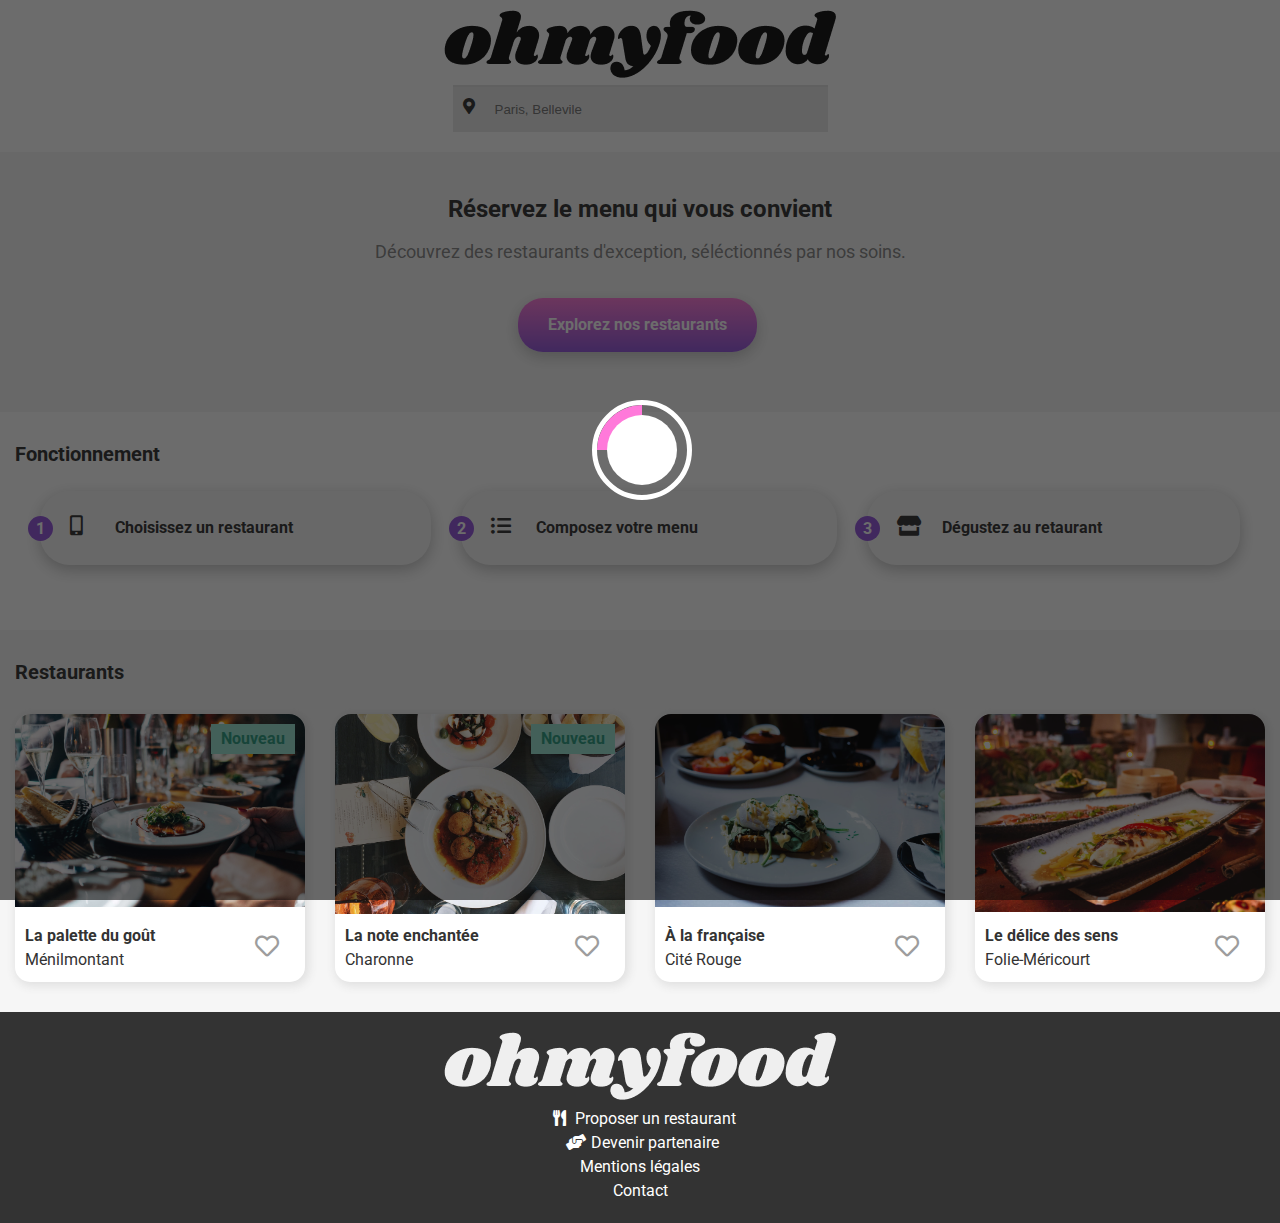
<file: index.html>
<!DOCTYPE html>
<html lang="fr">

<head>
    <meta charset="UTF-8">
    <link rel="shortcut icon" type="image/x-icon" href="favicon.ico">
    <link href="https://cdnjs.cloudflare.com/ajax/libs/font-awesome/5.15.1/css/all.min.css" rel="stylesheet" />
    <link href="https://fonts.gstatic.com" rel="preconnect">
    <link href="https://fonts.googleapis.com/css2?family=Roboto:wght@400;500;700&family=Shrikhand&display=swap"
        rel="stylesheet">
    <meta name="viewport" content="width=device-width, initial-scale=1.0">
    <link href="assets/css/style.css" rel="stylesheet" />
    <link href="assets/css/media.css" rel="stylesheet" />

    <!--    Meta Tags-->
    <title>Bienvenue chez Ohmyfood</title>
    <meta name="title" content="Bienvenue chez Ohmyfood">
    <meta name="description"
        content="Découvrez des restaurants d'exception, séléctionnés par nos soins et réservez le menu qui vous convient" />

    <!--    Og Graph-->
    <meta property="og:type" content="website">
    <meta property="og:url" content="https://www.ohmyfood.com/">
    <meta property="og:site_name" content="Ohmyfood" />
    <meta property="og:title" content="Bienvenue chez Ohmyfood">
    <meta property="og:description"
        content="Découvrez des restaurants d'exception, séléctionnés par nos soins et réservez le menu qui vous convient" />
    <meta property="og:image" content="https://www.ohmyfood.com/assets/images/logo/ohmyfood.png">

    <!-- Twitter -->
    <meta property="twitter:card" content="summary_large_image">
    <meta property="twitter:url" content="https://www.ohmyfood.com/">
    <meta property="twitter:title" content="Bienvenue chez Ohmyfood">
    <meta property="twitter:description"
        content="Découvrez des restaurants d'exception, séléctionnés par nos soins et réservez le menu qui vous convient">
    <meta property="twitter:image" content="https://www.ohmyfood.com/assets/images/logo/ohmyfood.png">

</head>

<body class="home">

    <!--Header-->
    <header>
        <div class="logo">
            <img alt="logo" src="assets/images/logo/ohmyfood.png" />
        </div>
        <div class="header-left">
            <form class="search-location">
                <div class="icon-wrapper">
                    <i class="fas fa-map-marker-alt"></i>
                </div>
                <div class="input-field">
                    <input id="search" aria-label="Chercher un restaurant" placeholder="Paris, Bellevile" type="text" />
                </div>
            </form>

        </div>
    </header>

    <main>
        <article class="bg-grey reserve fade-1">
            <hgroup>
                <h1>Réservez le menu qui vous convient</h1>
                <h2> Découvrez des restaurants d'exception, séléctionnés par nos soins.</h2>
            </hgroup>
            <a class="show-btn button1" href="#">
                Explorez nos restaurants
            </a>
        </article>
        <aside class="menu-step">
            <h2 class="fade-1">Fonctionnement</h2>
            <div class="select">
                <a class="step-button fade-2" href="#">
                    <span class="circle-number">1</span>
                    <span class="icon"><i class="fas fa-mobile-alt"></i></span><span class="link-text">Choisissez un
                        restaurant</span>
                </a>
                <a class="step-button fade-2" href="#">
                    <span class="circle-number">2</span>
                    <span class="icon"><i class="fas fa-list-ul"></i></span><span class="link-text">Composez votre
                        menu</span>
                </a>
                <a class="step-button fade-3" href="#">
                    <span class="circle-number">3</span>
                    <span class="icon"><i class="fas fa-store"></i></span><span class="link-text">Dégustez au
                        retaurant</span>
                </a>
            </div>
        </aside>
        <section>
            <div class="cards bg-grey fade-4">
                <h2 class="restaurants">Restaurants</h2>
                <article class="card card-img fade-5">
                    <figure class="card-img-header">
                        <img alt="La palette du goût" class="card-img-top"
                            src="assets/images/restaurants/jay-wennington-N_Y88TWmGwA-unsplash.jpg">
                        <figcaption class="img-btn-left">Nouveau</figcaption>
                    </figure>
                    <header class="card-content">
                        <hgroup>
                            <h3><a href="la_palette_du_gout.html" class="strong">La palette du goût</a></h3>
                            <h4 class="footer">Ménilmontant</h4>
                        </hgroup>
                        <div class="like">
                            <i class="far fa-heart default-icon"></i>
                            <i class="fas fa-heart hover-icon"></i>
                        </div>
                    </header>
                </article>

                <article class="card card-img fade-6">
                    <figure class="card-img-header">
                        <img alt="La note enchantée" class="card-img-top"
                            src="assets/images/restaurants/stil-u2Lp8tXIcjw-unsplash.jpg">
                        <figcaption class="img-btn-left">Nouveau</figcaption>
                    </figure>
                    <header class="card-content">
                        <hgroup>
                            <h3><a href="la_note_enchante.html" class="strong">La note enchantée</a></h3>
                            <h4 class="footer">Charonne</h4>
                        </hgroup>
                        <div class="like">
                            <i class="far fa-heart default-icon"></i>
                            <i class="fas fa-heart hover-icon"></i>
                        </div>
                    </header>
                </article>

                <article class="card card-img fade-7">
                    <figure class="card-img-header">
                        <img alt="À la française" class="card-img-top"
                            src="assets/images/restaurants/toa-heftiba-DQKerTsQwi0-unsplash.jpg">
                    </figure>
                    <header class="card-content">
                        <hgroup>
                            <h3><a href="a_la_francaise.html" class="strong">À la française</a></h3>
                            <h4 class="footer">Cité Rouge</h4>
                        </hgroup>
                        <div class="like">
                            <i class="far fa-heart default-icon"></i>
                            <i class="fas fa-heart hover-icon"></i>
                        </div>
                    </header>
                </article>

                <article class="card card-img fade-8">
                    <figure class="card-img-header">
                        <img alt="Le délice des sens" class="card-img-top"
                            src="assets/images/restaurants/louis-hansel-shotsoflouis-qNBGVyOCY8Q-unsplash.jpg">
                    </figure>
                    <header class="card-content">
                        <hgroup>
                            <h3><a href="le_delice_des_sens.html" class="strong">Le délice des sens</a></h3>
                            <h4 class="footer">Folie-Méricourt</h4>
                        </hgroup>
                        <div class="like">
                            <i class="far fa-heart default-icon"></i>
                            <i class="fas fa-heart hover-icon"></i>
                        </div>
                    </header>
                </article>
            </div>
        </section>
    </main>
    <footer>
        <div id="f-container" class="fade-9 container">
            <div class="logo">
                <img alt="footer logo" src="assets/images/logo/ohmyfood.png">
            </div>
            <div class="col-3">
                <ul class="one footer-icon">
                    <li><a href="#"><i class="fas fa-utensils"></i>Proposer un restaurant</a></li>
                    <li><a href="#"><i class="fas fa-hands-helping"></i>Devenir partenaire</a></li>
                </ul>
                <ul class="one">
                    <li><a href="#">Mentions légales</a></li>
                    <li><a href="mailto:test@test.local">Contact</a></li>
                </ul>
            </div>
        </div>
    </footer>
    <div class="loadspinner">
        <div class="spinner-wrapper">
            <div class="spinner-cover"></div>
            <div class="spinner-bar"></div>
        </div>
    </div>
</body>

</html>
</file>
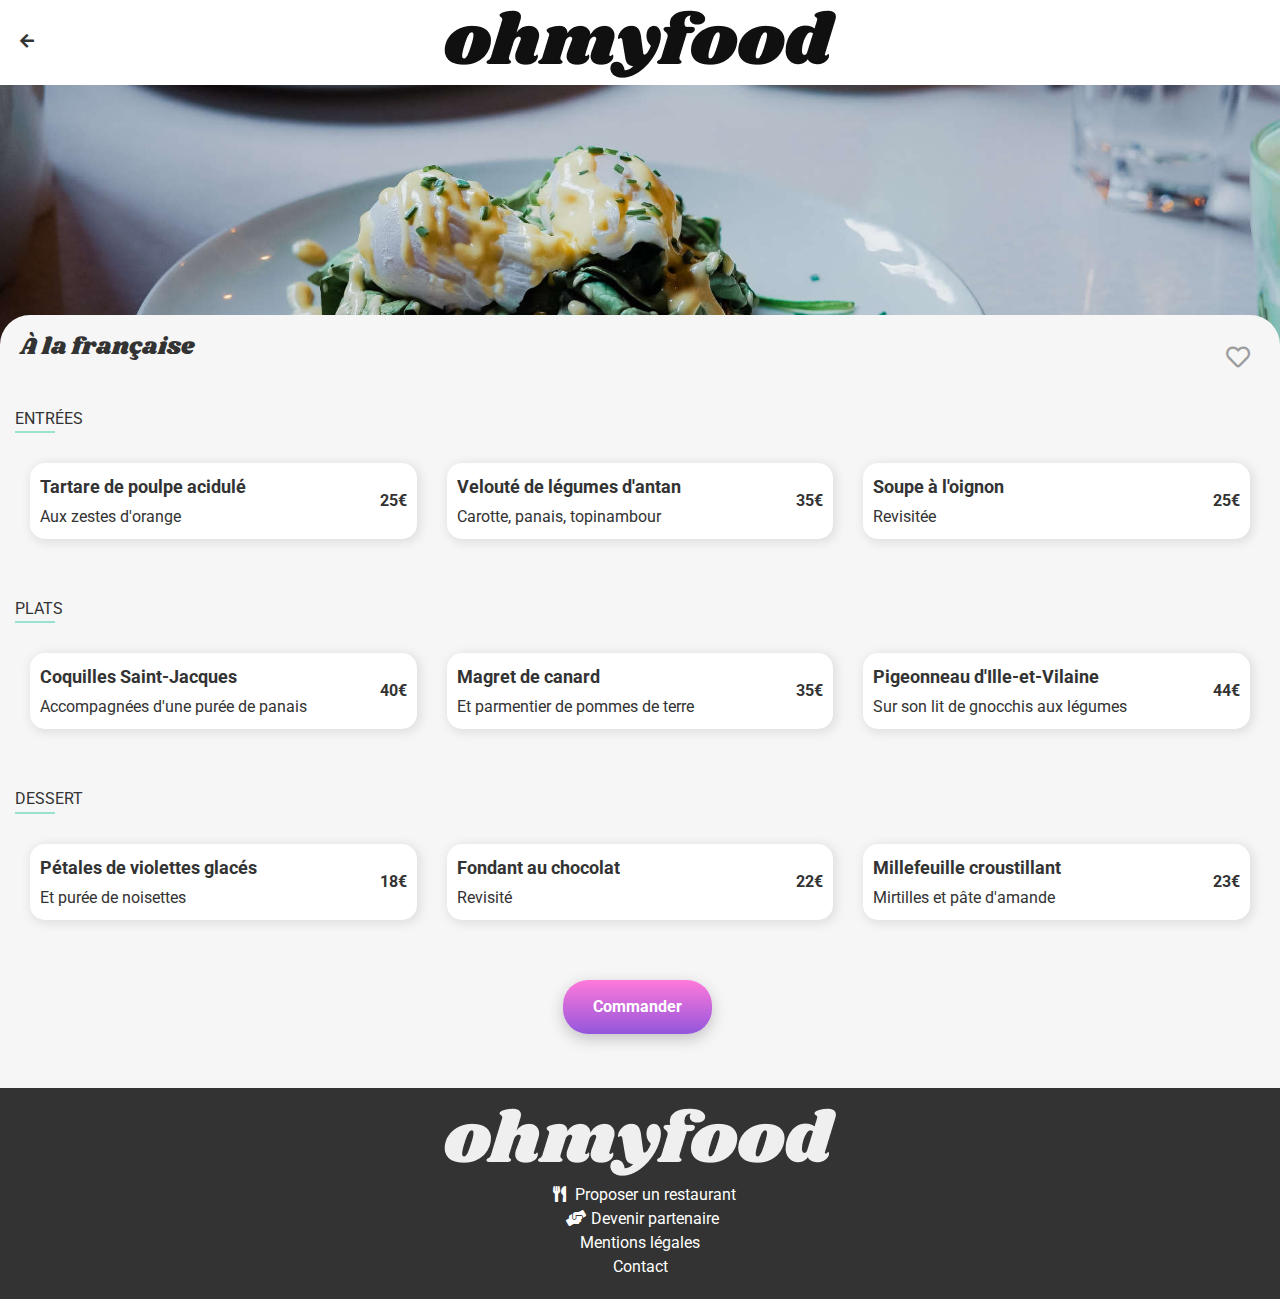
<file: a_la_francaise.html>
<!DOCTYPE html>
<html lang="en">

<head>
    <meta charset="UTF-8">
    <link rel="shortcut icon" type="image/x-icon" href="favicon.ico">
    <link href="https://cdnjs.cloudflare.com/ajax/libs/font-awesome/5.15.1/css/all.min.css" rel="stylesheet" />
    <link href="https://fonts.gstatic.com" rel="preconnect">
    <link href="https://fonts.googleapis.com/css2?family=Roboto:wght@400;500;700&family=Shrikhand&display=swap"
        rel="stylesheet">
    <meta name="viewport" content="width=device-width, initial-scale=1.0">
    <link href="assets/css/style.css" rel="stylesheet" />
    <link href="assets/css/media.css" media="screen and (max-width : 1024px)" rel="stylesheet" />


    <!--    Meta title-->
    <title>À la française restaurant | Ohmyfood</title>
    <meta name="title" content="À la française restaurant | Ohmyfood">
    <meta name="description"
        content="Découvrez À la française restaurant, restaurant d'exception, séléctionnés par nos soins et réservez le menu qui vous convient" />

    <!--    Og Graph-->
    <meta property="og:type" content="website">
    <meta property="og:url" content="https://www.ohmyfood.com/a_la_francaise">
    <meta property="og:site_name" content="Ohmyfood" />
    <meta property="og:title" content="À la française restaurant | Ohmyfood">
    <meta property="og:description"
        content="Découvrez À la française restaurant, restaurant d'exception, séléctionnés par nos soins et réservez le menu qui vous convient" />
    <meta property="og:image" content="https://www.ohmyfood.com/assets/images/logo/ohmyfood.png">

    <!-- Twitter -->
    <meta property="twitter:card" content="summary_large_image">
    <meta property="twitter:url" content="https://www.ohmyfood.com/a_la_francaise">
    <meta property="twitter:title" content="À la française restaurant | Ohmyfood">
    <meta property="twitter:description"
        content="Découvrez À la française restaurant, restaurant d'exception, séléctionnés par nos soins et réservez le menu qui vous convient">
    <meta property="twitter:image" content="https://www.ohmyfood.com/assets/images/logo/ohmyfood.png">

</head>

<body class="menu">
    <!--Header-->
    <header>
        <a href="index.html" class="back-btn">
            <i class="fas fa-arrow-left"></i>
        </a>
        <div class="logo">
            <img alt="logo" src="assets/images/logo/ohmyfood.png" />
        </div>
        <figure class="cover-img">
            <img alt="page-cover" src="assets/images/restaurants/toa-heftiba-DQKerTsQwi0-unsplash.jpg">
        </figure>
    </header>

    <main class="bg-grey">
        <div class="restaurant-title">
            <h1 class="shrikhand">À la française</h1>
            <div class="like">
                <i class="far fa-heart default-icon"></i>
                <i class="fas fa-heart hover-icon"></i>
            </div>
        </div>

        <section class="full-width cards">
            <h2 class="sub-title">ENTRÉES</h2>
            <article class="card card-menu fade-1">
                <hgroup>
                    <h3 class="menu-title">Tartare de poulpe acidulé</h3>
                    <h4>Aux zestes d'orange</h4>
                </hgroup>
                <div class="price">
                    <span>25€</span>
                </div>
                <div class="caption-check-box">
                    <i class="fas fa-check-circle"></i>
                </div>

            </article>
            <article class="card card-menu fade-2">
                <hgroup>
                    <h3 class="menu-title">Velouté de légumes d'antan</h3>
                    <h4>Carotte, panais, topinambour</h4>
                </hgroup>
                <div class="price">
                    <span>35€</span>
                </div>
                <div class="caption-check-box">
                    <i class="fas fa-check-circle"></i>
                </div>
            </article>
            <article class="card card-menu fade-3">
                <hgroup>
                    <h3 class="menu-title">Soupe à l'oignon</h3>
                    <h4>Revisitée</h4>
                </hgroup>
                <div class="price">
                    <span>25€</span>
                </div>
                <div class="caption-check-box">
                    <i class="fas fa-check-circle"></i>
                </div>

            </article>
        </section>


        <section class="full-width cards">
            <h2 class="sub-title">PLATS</h2>
            <article class="card card-menu fade-4">
                <hgroup>
                    <h3 class="menu-title">Coquilles Saint-Jacques</h3>
                    <h4>Accompagnées d'une purée de panais</h4>
                </hgroup>
                <div class="price">
                    <span>40€</span>
                </div>
                <div class="caption-check-box">
                    <i class="fas fa-check-circle"></i>
                </div>
            </article>
            <article class="card card-menu fade-5">
                <hgroup>
                    <h3 class="menu-title">Magret de canard</h3>
                    <h4>Et parmentier de pommes de terre</h4>
                </hgroup>
                <div class="price">
                    <span>35€</span>
                </div>
                <div class="caption-check-box">
                    <i class="fas fa-check-circle"></i>
                </div>
            </article>
            <article class="card card-menu fade-6">
                <hgroup>
                    <h3 class="menu-title">Pigeonneau d'Ille-et-Vilaine</h3>
                    <h4>Sur son lit de gnocchis aux légumes</h4>
                </hgroup>
                <div class="price">
                    <span>44€</span>
                </div>
                <div class="caption-check-box">
                    <i class="fas fa-check-circle"></i>
                </div>
            </article>
        </section>

        <section class="full-width cards">
            <h2 class="sub-title">DESSERT</h2>
            <article class="card card-menu fade-7">
                <hgroup>
                    <h3 class="menu-title">Pétales de violettes glacés</h3>
                    <h4>Et purée de noisettes</h4>
                </hgroup>
                <div class="price">
                    <span>18€</span>
                </div>
                <div class="caption-check-box">
                    <i class="fas fa-check-circle"></i>
                </div>
            </article>
            <article class="card card-menu fade-8">
                <hgroup>
                    <h3 class="menu-title">Fondant au chocolat</h3>
                    <h4>Revisité</h4>
                </hgroup>
                <div class="price">
                    <span>22€</span>
                </div>
                <div class="caption-check-box">
                    <i class="fas fa-check-circle"></i>
                </div>
            </article>
            <article class="card card-menu fade-9">
                <hgroup>
                    <h3 class="menu-title">Millefeuille croustillant</h3>
                    <h4>Mirtilles et pâte d'amande</h4>
                </hgroup>
                <div class="price">
                    <span>23€</span>
                </div>
                <div class="caption-check-box">
                    <i class="fas fa-check-circle"></i>
                </div>
            </article>
        </section>

        <aside class="full-width order fade-10">
            <a class="show-btn button1" href="#">
                Commander
            </a>
        </aside>
    </main>
    <footer>
        <div id="f-container" class="fade-11 container">
            <div class="logo">
                <img alt="footer logo" src="assets/images/logo/ohmyfood.png">
            </div>
            <div class="col-3">
                <ul class="one footer-icon">
                    <li><a href="#"><i class="fas fa-utensils"></i>Proposer un restaurant</a></li>
                    <li><a href="#"><i class="fas fa-hands-helping"></i>Devenir partenaire</a></li>
                </ul>
                <ul class="one">
                    <li><a href="#">Mentions légales</a></li>
                    <li><a href="#">Contact</a></li>
                </ul>
            </div>
        </div>
    </footer>
</body>

</html>
</file>
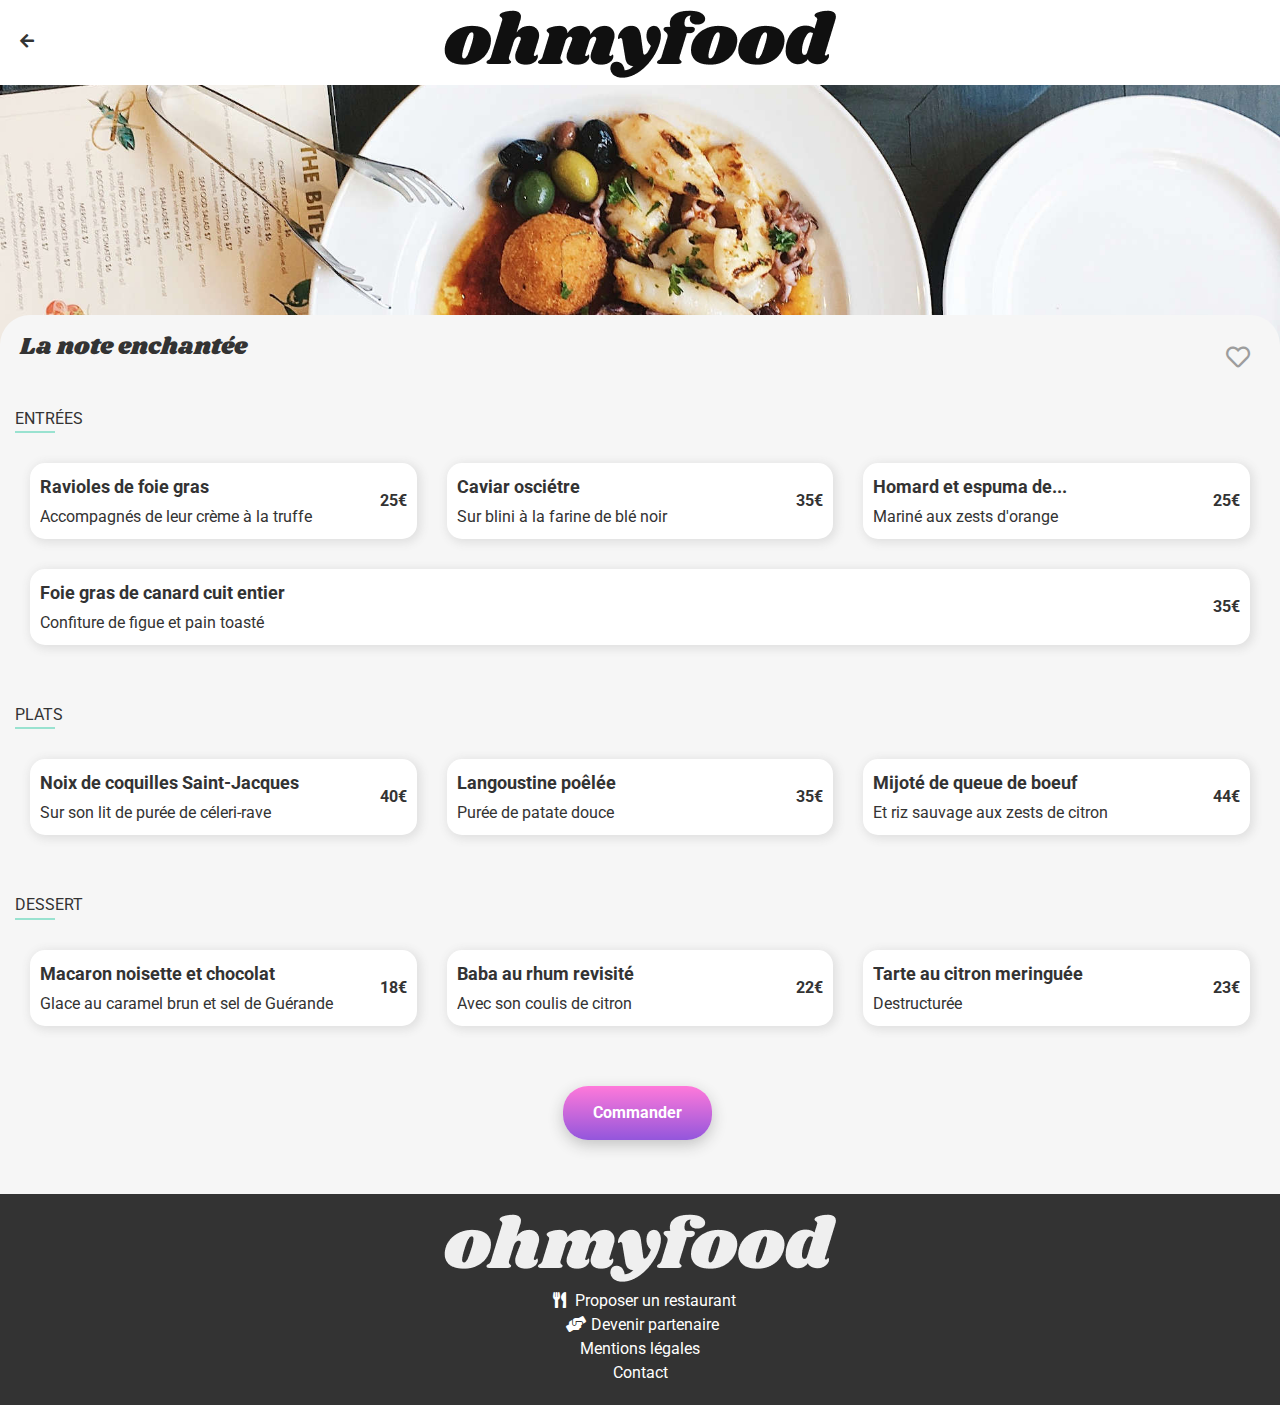
<file: la_note_enchante.html>
<!DOCTYPE html>
<html lang="en">

<head>
    <meta charset="UTF-8">
    <link rel="shortcut icon" type="image/x-icon" href="favicon.ico">
    <link href="https://cdnjs.cloudflare.com/ajax/libs/font-awesome/5.15.1/css/all.min.css" rel="stylesheet" />
    <link href="https://fonts.gstatic.com" rel="preconnect">
    <link href="https://fonts.googleapis.com/css2?family=Roboto:wght@400;500;700&family=Shrikhand&display=swap"
        rel="stylesheet">
    <meta name="viewport" content="width=device-width, initial-scale=1.0">
    <link href="assets/css/style.css" rel="stylesheet" />
    <link href="assets/css/media.css" media="screen and (max-width : 1024px)" rel="stylesheet" />

    <!--    Meta title-->
    <title>La note enchanté restaurant | Ohmyfood</title>
    <meta name="title" content="La note enchanté restaurant | Ohmyfood">
    <meta name="description"
        content="Découvrez La note enchanté, restaurant d'exception, séléctionnés par nos soins et réservez le menu qui vous convient" />

    <!--    Og Graph-->
    <meta property="og:type" content="website">
    <meta property="og:url" content="https://www.ohmyfood.com/la_note_enchante">
    <meta property="og:site_name" content="Ohmyfood" />
    <meta property="og:title" content="La note enchanté restaurant | Ohmyfood">
    <meta property="og:description"
        content="Découvrez La note enchanté, restaurant d'exception, séléctionnés par nos soins et réservez le menu qui vous convient" />
    <meta property="og:image" content="https://www.ohmyfood.com/assets/images/logo/ohmyfood.png">

    <!-- Twitter -->
    <meta property="twitter:card" content="summary_large_image">
    <meta property="twitter:url" content="https://www.ohmyfood.com/la_note_enchante">
    <meta property="twitter:title" content="La note enchanté restaurant | Ohmyfood">
    <meta property="twitter:description"
        content="Découvrez La note enchanté, restaurant d'exception, séléctionnés par nos soins et réservez le menu qui vous convient">
    <meta property="twitter:image" content="https://www.ohmyfood.com/assets/images/logo/ohmyfood.png">

</head>

<body class="menu">
    <!--Header-->
    <header>
        <a href="index.html" class="back-btn">
            <i class="fas fa-arrow-left"></i>
        </a>
        <div class="logo">
            <img alt="logo" src="assets/images/logo/ohmyfood.png" />
        </div>
        <figure class="cover-img">
            <img alt="La note enchanté restaurant" src="assets/images/restaurants/stil-u2Lp8tXIcjw-unsplash.jpg">
        </figure>
    </header>

    <main class="bg-grey">
        <div class="restaurant-title">
            <h1 class="shrikhand">La note enchantée</h1>
            <div class="like">
                <i class="far fa-heart default-icon"></i>
                <i class="fas fa-heart hover-icon"></i>
            </div>
        </div>

        <section class="full-width cards">
            <h2 class="sub-title">ENTRÉES</h2>
            <article class="card card-menu fade-1">
                <hgroup>
                    <h3 class="menu-title">Ravioles de foie gras</h3>
                    <h4>Accompagnés de leur crème à la truffe</h4>
                </hgroup>
                <div class="price">
                    <span>25€</span>
                </div>
                <div class="caption-check-box">
                    <i class="fas fa-check-circle"></i>
                </div>

            </article>
            <article class="card card-menu fade-2">
                <hgroup>
                    <h3 class="menu-title">Caviar osciétre</h3>
                    <h4>Sur blini à la farine de blé noir</h4>
                </hgroup>
                <div class="price">
                    <span>35€</span>
                </div>
                <div class="caption-check-box">
                    <i class="fas fa-check-circle"></i>
                </div>
            </article>
            <article class="card card-menu fade-3">
                <hgroup>
                    <h3 class="menu-title">Homard et espuma de...</h3>
                    <h4>Mariné aux zests d'orange</h4>
                </hgroup>
                <div class="price">
                    <span>25€</span>
                </div>
                <div class="caption-check-box">
                    <i class="fas fa-check-circle"></i>
                </div>

            </article>
            <article class="card card-menu fade-4">
                <hgroup>
                    <h3 class="menu-title">Foie gras de canard cuit entier</h3>
                    <h4>Confiture de figue et pain toasté</h4>
                </hgroup>
                <div class="price">
                    <span>35€</span>
                </div>
                <div class="caption-check-box">
                    <i class="fas fa-check-circle"></i>
                </div>

            </article>
        </section>


        <section class="full-width cards">
            <h2 class="sub-title">PLATS</h2>
            <article class="card card-menu fade-5">
                <hgroup>
                    <h3 class="menu-title">Noix de coquilles Saint-Jacques</h3>
                    <h4>Sur son lit de purée de céleri-rave</h4>
                </hgroup>
                <div class="price">
                    <span>40€</span>
                </div>
                <div class="caption-check-box">
                    <i class="fas fa-check-circle"></i>
                </div>
            </article>
            <article class="card card-menu fade-6">
                <hgroup>
                    <h3 class="menu-title">Langoustine poêlée</h3>
                    <h4>Purée de patate douce</h4>
                </hgroup>
                <div class="price">
                    <span>35€</span>
                </div>
                <div class="caption-check-box">
                    <i class="fas fa-check-circle"></i>
                </div>
            </article>
            <article class="card card-menu fade-7">
                <hgroup>
                    <h3 class="menu-title">Mijoté de queue de boeuf</h3>
                    <h4>Et riz sauvage aux zests de citron</h4>
                </hgroup>
                <div class="price">
                    <span>44€</span>
                </div>
                <div class="caption-check-box">
                    <i class="fas fa-check-circle"></i>
                </div>
            </article>
        </section>

        <section class="full-width cards">
            <h2 class="sub-title">DESSERT</h2>
            <article class="card card-menu fade-8">
                <hgroup>
                    <h3 class="menu-title">Macaron noisette et chocolat</h3>
                    <h4>Glace au caramel brun et sel de Guérande</h4>
                </hgroup>
                <div class="price">
                    <span>18€</span>
                </div>
                <div class="caption-check-box">
                    <i class="fas fa-check-circle"></i>
                </div>
            </article>
            <article class="card card-menu fade-9">
                <hgroup>
                    <h3 class="menu-title">Baba au rhum revisité</h3>
                    <h4>Avec son coulis de citron</h4>
                </hgroup>
                <div class="price">
                    <span>22€</span>
                </div>
                <div class="caption-check-box">
                    <i class="fas fa-check-circle"></i>
                </div>
            </article>
            <article class="card card-menu fade-10">
                <hgroup>
                    <h3 class="menu-title">Tarte au citron meringuée</h3>
                    <h4>Destructurée</h4>
                </hgroup>
                <div class="price">
                    <span>23€</span>
                </div>
                <div class="caption-check-box">
                    <i class="fas fa-check-circle"></i>
                </div>
            </article>
        </section>

        <aside class="full-width order fade-11">
            <a class="show-btn button1" href="#">
                Commander
            </a>
        </aside>
    </main>
    <footer>
        <div id="f-container" class="fade-12 container">
            <div class="logo">
                <img alt="footer logo" src="assets/images/logo/ohmyfood.png">
            </div>
            <div class="col-3">
                <ul class="one footer-icon">
                    <li><a href="#"><i class="fas fa-utensils"></i>Proposer un restaurant</a></li>
                    <li><a href="#"><i class="fas fa-hands-helping"></i>Devenir partenaire</a></li>
                </ul>
                <ul class="one">
                    <li><a href="#">Mentions légales</a></li>
                    <li><a href="#">Contact</a></li>
                </ul>
            </div>
        </div>
    </footer>
</body>

</html>
</file>
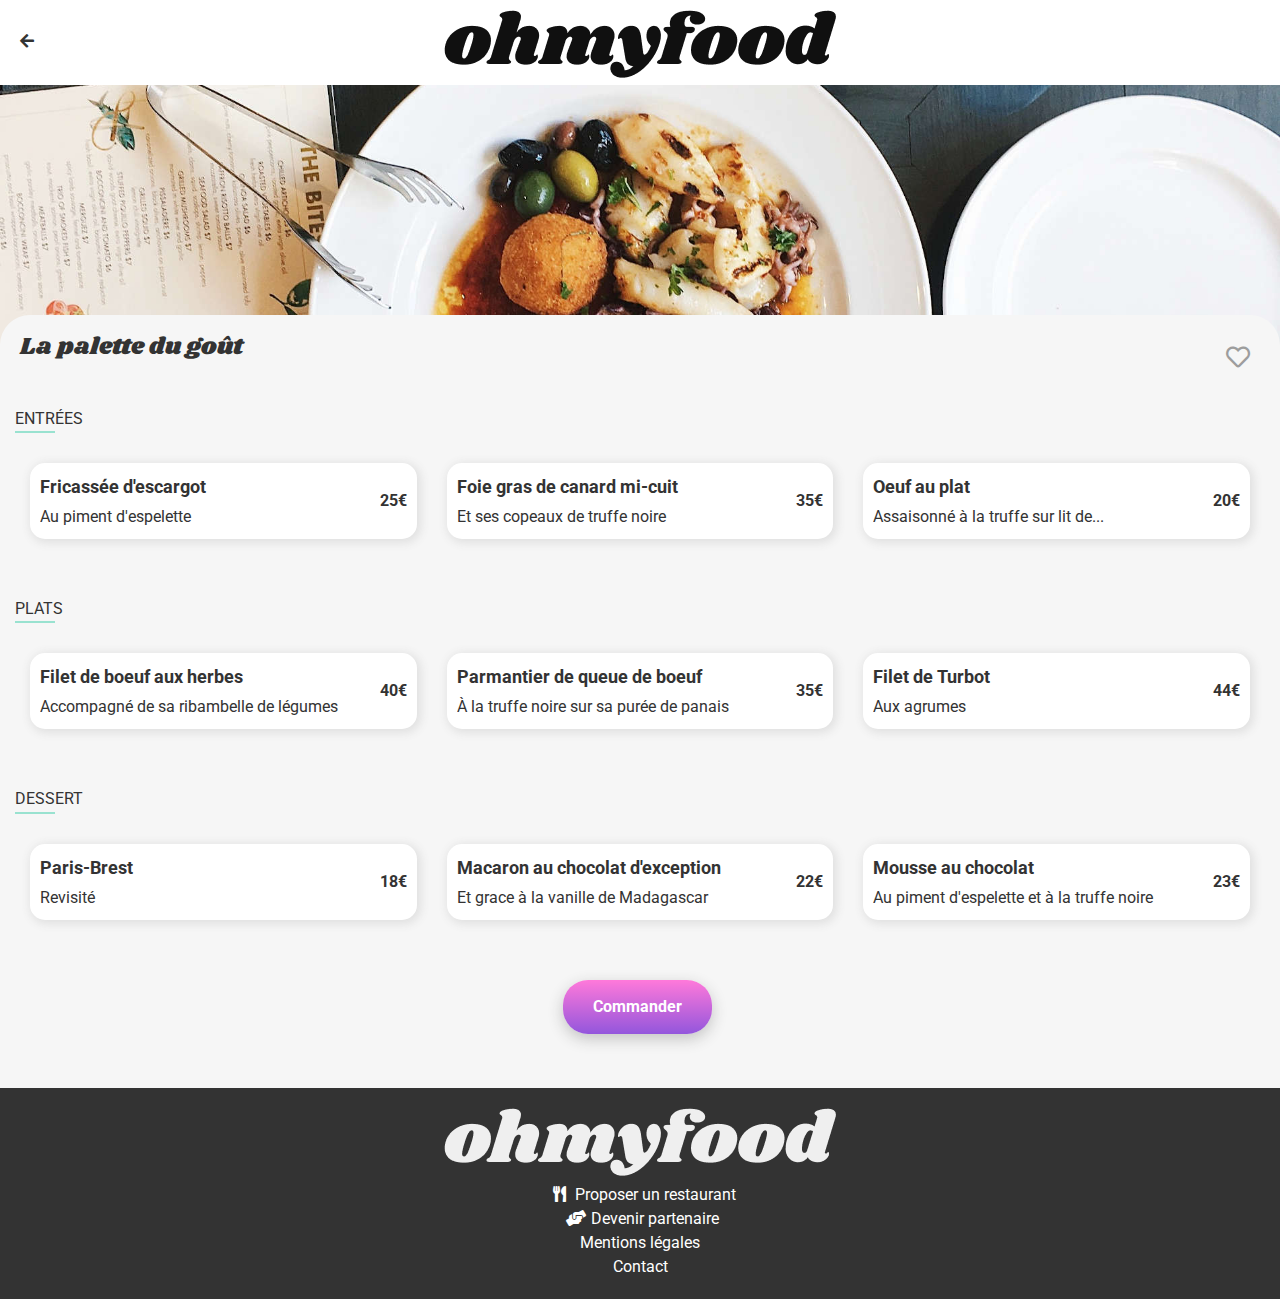
<file: la_palette_du_gout.html>
<!DOCTYPE html>
<html lang="en">

<head>
    <meta charset="UTF-8">
    <link rel="shortcut icon" type="image/x-icon" href="favicon.ico">
    <link href="https://cdnjs.cloudflare.com/ajax/libs/font-awesome/5.15.1/css/all.min.css" rel="stylesheet" />
    <link href="https://fonts.gstatic.com" rel="preconnect">
    <link href="https://fonts.googleapis.com/css2?family=Roboto:wght@400;500;700&family=Shrikhand&display=swap"
        rel="stylesheet">
    <meta name="viewport" content="width=device-width, initial-scale=1.0">
    <link href="assets/css/style.css" rel="stylesheet" />
    <link href="assets/css/media.css" media="screen and (max-width : 1024px)" rel="stylesheet" />

    <!--    Meta title-->
    <title>La palette du goût restaurant | Ohmyfood</title>
    <meta name="title" content="La palette du goût restaurant | Ohmyfood">
    <meta name="description"
        content="Découvrez La palette du goût restaurant, restaurant d'exception, séléctionnés par nos soins et réservez le menu qui vous convient" />

    <!--    Og Graph-->
    <meta property="og:type" content="website">
    <meta property="og:url" content="https://www.ohmyfood.com/la_palette_du_gout">
    <meta property="og:site_name" content="Ohmyfood" />
    <meta property="og:title" content="La palette du goût restaurant | Ohmyfood">
    <meta property="og:description"
        content="Découvrez La palette du goût restaurant, restaurant d'exception, séléctionnés par nos soins et réservez le menu qui vous convient" />
    <meta property="og:image" content="https://www.ohmyfood.com/assets/images/logo/ohmyfood.png">

    <!-- Twitter -->
    <meta property="twitter:card" content="summary_large_image">
    <meta property="twitter:url" content="https://www.ohmyfood.com/">
    <meta property="twitter:title" content="La palette du goût restaurant | Ohmyfood">
    <meta property="twitter:description"
        content="Découvrez La palette du goût restaurant, restaurant d'exception, séléctionnés par nos soins et réservez le menu qui vous convient">
    <meta property="twitter:image" content="https://www.ohmyfood.com/assets/images/logo/ohmyfood.png">

</head>

<body class="menu">
    <!--Header-->
    <header>
        <a href="index.html" class="back-btn">
            <i class="fas fa-arrow-left"></i>
        </a>
        <div class="logo">
            <img alt="logo" src="assets/images/logo/ohmyfood.png" />
        </div>
        <figure class="cover-img">
            <img alt="La palette du goût restaurant" src="assets/images/restaurants/stil-u2Lp8tXIcjw-unsplash.jpg">
        </figure>
    </header>

    <main class="bg-grey">
        <div class="restaurant-title">
            <h1 class="shrikhand">La palette du goût</h1>
            <div class="like">
                <i class="far fa-heart default-icon"></i>
                <i class="fas fa-heart hover-icon"></i>
            </div>
        </div>

        <section class="full-width cards">
            <h2 class="sub-title">ENTRÉES</h2>
            <article class="card card-menu fade-1">
                <hgroup>
                    <h3 class="menu-title">Fricassée d'escargot</h3>
                    <h4>Au piment d'espelette</h4>
                </hgroup>
                <div class="price">
                    <span>25€</span>
                </div>
                <div class="caption-check-box">
                    <i class="fas fa-check-circle"></i>
                </div>

            </article>
            <article class="card card-menu fade-2">
                <hgroup>
                    <h3 class="menu-title">Foie gras de canard mi-cuit</h3>
                    <h4>Et ses copeaux de truffe noire</h4>
                </hgroup>
                <div class="price">
                    <span>35€</span>
                </div>
                <div class="caption-check-box">
                    <i class="fas fa-check-circle"></i>
                </div>
            </article>
            <article class="card card-menu fade-3">
                <hgroup>
                    <h3 class="menu-title">Oeuf au plat</h3>
                    <h4>Assaisonné à la truffe sur lit de...</h4>
                </hgroup>
                <div class="price">
                    <span>20€</span>
                </div>
                <div class="caption-check-box">
                    <i class="fas fa-check-circle"></i>
                </div>

            </article>
        </section>


        <section class="full-width cards">
            <h2 class="sub-title">PLATS</h2>
            <article class="card card-menu fade-5">
                <hgroup>
                    <h3 class="menu-title">Filet de boeuf aux herbes</h3>
                    <h4>Accompagné de sa ribambelle de légumes</h4>
                </hgroup>
                <div class="price">
                    <span>40€</span>
                </div>
                <div class="caption-check-box">
                    <i class="fas fa-check-circle"></i>
                </div>
            </article>
            <article class="card card-menu fade-6">
                <hgroup>
                    <h3 class="menu-title">Parmantier de queue de boeuf</h3>
                    <h4>À la truffe noire sur sa purée de panais</h4>
                </hgroup>
                <div class="price">
                    <span>35€</span>
                </div>
                <div class="caption-check-box">
                    <i class="fas fa-check-circle"></i>
                </div>
            </article>
            <article class="card card-menu fade-7">
                <hgroup>
                    <h3 class="menu-title">Filet de Turbot</h3>
                    <h4>Aux agrumes</h4>
                </hgroup>
                <div class="price">
                    <span>44€</span>
                </div>
                <div class="caption-check-box">
                    <i class="fas fa-check-circle"></i>
                </div>
            </article>
        </section>

        <section class="full-width cards">
            <h2 class="sub-title">DESSERT</h2>
            <article class="card card-menu fade-8">
                <hgroup>
                    <h3 class="menu-title">Paris-Brest</h3>
                    <h4>Revisité</h4>
                </hgroup>
                <div class="price">
                    <span>18€</span>
                </div>
                <div class="caption-check-box">
                    <i class="fas fa-check-circle"></i>
                </div>
            </article>
            <article class="card card-menu fade-9">
                <hgroup>
                    <h3 class="menu-title">Macaron au chocolat d'exception</h3>
                    <h4>Et grace à la vanille de Madagascar</h4>
                </hgroup>
                <div class="price">
                    <span>22€</span>
                </div>
                <div class="caption-check-box">
                    <i class="fas fa-check-circle"></i>
                </div>
            </article>
            <article class="card card-menu fade-10">
                <hgroup>
                    <h3 class="menu-title">Mousse au chocolat</h3>
                    <h4>Au piment d'espelette et à la truffe noire</h4>
                </hgroup>
                <div class="price">
                    <span>23€</span>
                </div>
                <div class="caption-check-box">
                    <i class="fas fa-check-circle"></i>
                </div>
            </article>
        </section>

        <aside class="full-width order fade-11">
            <a class="show-btn button1" href="#">
                Commander
            </a>
        </aside>
    </main>
    <footer>
        <div id="f-container" class="fade-12 container">
            <div class="logo">
                <img alt="footer logo" src="assets/images/logo/ohmyfood.png">
            </div>
            <div class="col-3">
                <ul class="one footer-icon">
                    <li><a href="#"><i class="fas fa-utensils"></i>Proposer un restaurant</a></li>
                    <li><a href="#"><i class="fas fa-hands-helping"></i>Devenir partenaire</a></li>
                </ul>
                <ul class="one">
                    <li><a href="#">Mentions légales</a></li>
                    <li><a href="#">Contact</a></li>
                </ul>
            </div>
        </div>
    </footer>
</body>

</html>
</file>
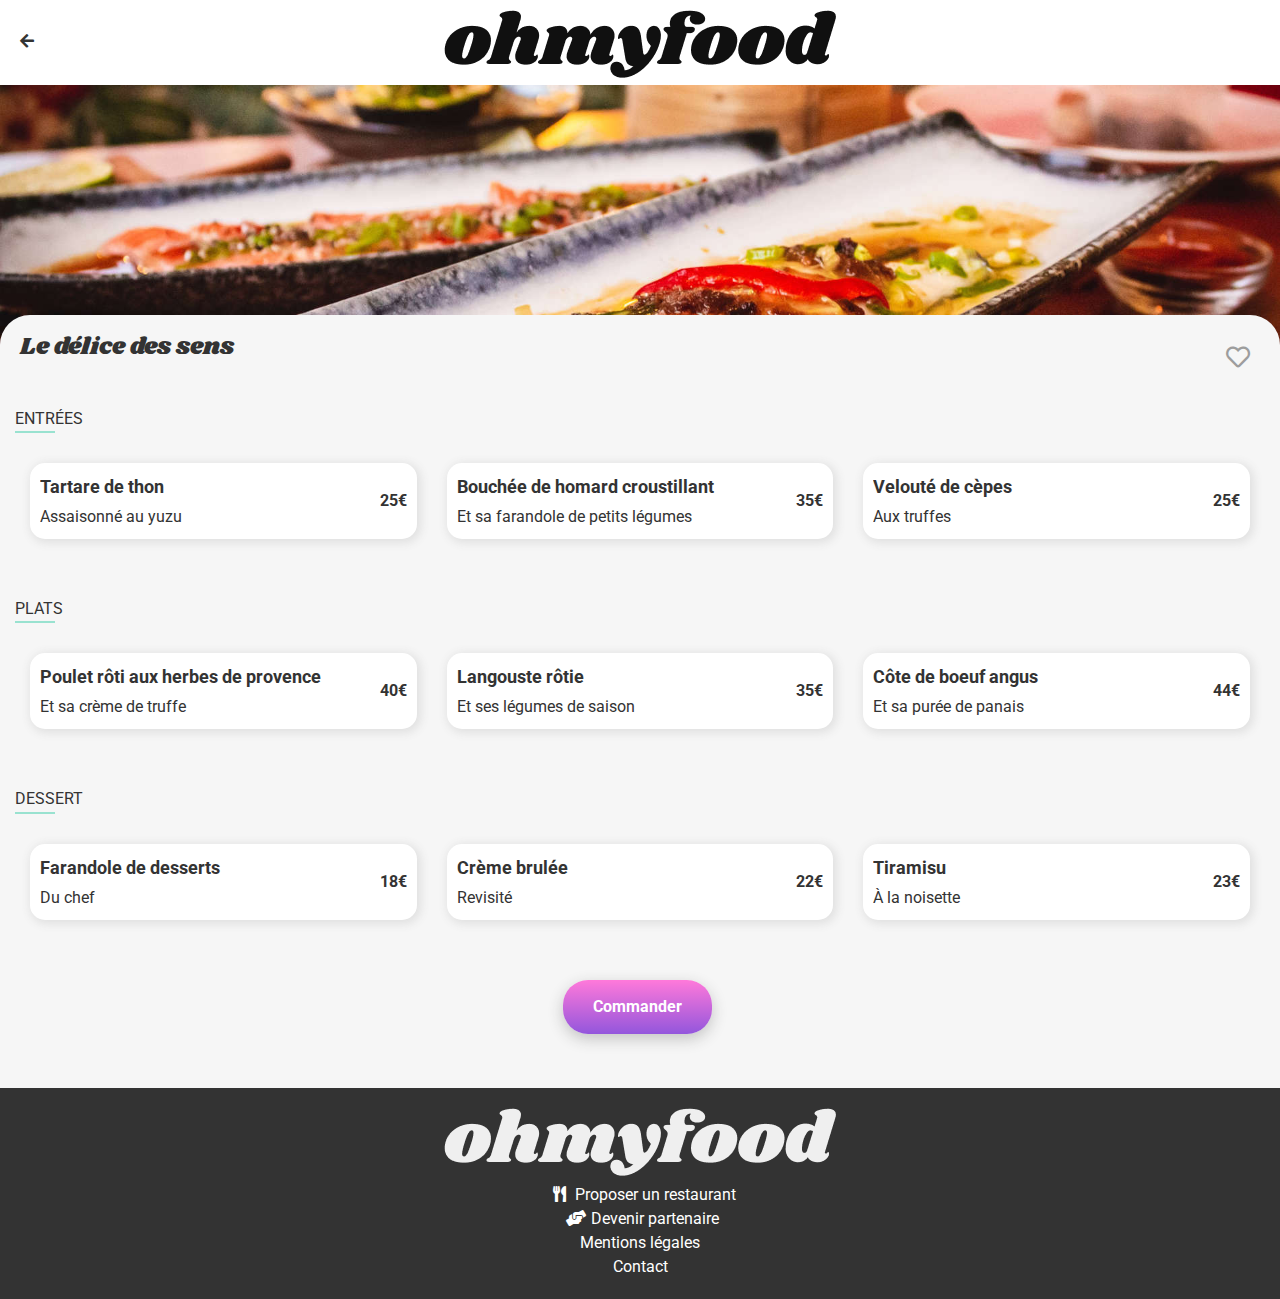
<file: le_delice_des_sens.html>
<!DOCTYPE html>
<html lang="fr">

<head>
    <meta charset="UTF-8">
    <link rel="shortcut icon" type="image/x-icon" href="favicon.ico">
    <link href="https://cdnjs.cloudflare.com/ajax/libs/font-awesome/5.15.1/css/all.min.css" rel="stylesheet" />
    <link href="https://fonts.gstatic.com" rel="preconnect">
    <link href="https://fonts.googleapis.com/css2?family=Roboto:wght@400;500;700&family=Shrikhand&display=swap"
        rel="stylesheet">
    <meta name="viewport" content="width=device-width, initial-scale=1.0">
    <link href="assets/css/style.css" rel="stylesheet" />
    <link href="assets/css/media.css" media="screen and (max-width : 1024px)" rel="stylesheet" />

    <!--    Meta title-->
    <title>Le délice des sens restaurant | Ohmyfood</title>
    <meta name="title" content="Le délice des sens restaurant | Ohmyfood">
    <meta name="description"
        content="Découvrez Le délice des sens restaurant, restaurant d'exception, séléctionnés par nos soins et réservez le menu qui vous convient" />

    <!--    Og Graph-->
    <meta property="og:type" content="website">
    <meta property="og:url" content="https://www.ohmyfood.com/le_delice_des_sens">
    <meta property="og:site_name" content="Ohmyfood" />
    <meta property="og:title" content="Le délice des sens restaurant | Ohmyfood">
    <meta property="og:description"
        content="Découvrez Le délice des sens restaurant, restaurant d'exception, séléctionnés par nos soins et réservez le menu qui vous convient" />
    <meta property="og:image" content="https://www.ohmyfood.com/assets/images/logo/ohmyfood.png">

    <!-- Twitter -->
    <meta property="twitter:card" content="summary_large_image">
    <meta property="twitter:url" content="https://www.ohmyfood.com/le_delice_des_sens">
    <meta property="twitter:title" content="Le délice des sens restaurant | Ohmyfood">
    <meta property="twitter:description"
        content="Découvrez Le délice des sens restaurant, restaurant d'exception, séléctionnés par nos soins et réservez le menu qui vous convient">
    <meta property="twitter:image" content="https://www.ohmyfood.com/assets/images/logo/ohmyfood.png">

</head>

<body class="menu">
    <header>
        <a href="index.html" class="back-btn">
            <i class="fas fa-arrow-left"></i>
        </a>
        <div class="logo">
            <img alt="logo" src="assets/images/logo/ohmyfood.png" />
        </div>
        <figure class="cover-img">
            <img alt="Le délice des sens restaurant"
                src="assets/images/restaurants/louis-hansel-shotsoflouis-qNBGVyOCY8Q-unsplash.jpg">
        </figure>
    </header>

    <main class="bg-grey">
        <div class="restaurant-title">
            <h1 class="shrikhand">Le délice des sens</h1>
            <div class="like">
                <i class="far fa-heart default-icon"></i>
                <i class="fas fa-heart hover-icon"></i>
            </div>
        </div>

        <section class="full-width cards">
            <h2 class="sub-title">ENTRÉES</h2>
            <article class="card card-menu fade-1">
                <hgroup>
                    <h3 class="menu-title">Tartare de thon</h3>
                    <h4>Assaisonné au yuzu</h4>
                </hgroup>
                <div class="price">
                    <span>25€</span>
                </div>
                <div class="caption-check-box">
                    <i class="fas fa-check-circle"></i>
                </div>

            </article>
            <article class="card card-menu fade-2">
                <hgroup>
                    <h3 class="menu-title">Bouchée de homard croustillant</h3>
                    <h4>Et sa farandole de petits légumes</h4>
                </hgroup>
                <div class="price">
                    <span>35€</span>
                </div>
                <div class="caption-check-box">
                    <i class="fas fa-check-circle"></i>
                </div>
            </article>
            <article class="card card-menu fade-3">
                <hgroup>
                    <h3 class="menu-title">Velouté de cèpes</h3>
                    <h4>Aux truffes</h4>
                </hgroup>
                <div class="price">
                    <span>25€</span>
                </div>
                <div class="caption-check-box">
                    <i class="fas fa-check-circle"></i>
                </div>

            </article>
        </section>


        <section class="full-width cards">
            <h2 class="sub-title">PLATS</h2>
            <article class="card card-menu fade-4">
                <hgroup>
                    <h3 class="menu-title">Poulet rôti aux herbes de provence</h3>
                    <h4>Et sa crème de truffe</h4>
                </hgroup>
                <div class="price">
                    <span>40€</span>
                </div>
                <div class="caption-check-box">
                    <i class="fas fa-check-circle"></i>
                </div>
            </article>
            <article class="card card-menu fade-5">
                <hgroup>
                    <h3 class="menu-title">Langouste rôtie</h3>
                    <h4>Et ses légumes de saison</h4>
                </hgroup>
                <div class="price">
                    <span>35€</span>
                </div>
                <div class="caption-check-box">
                    <i class="fas fa-check-circle"></i>
                </div>
            </article>
            <article class="card card-menu fade-6">
                <hgroup>
                    <h3 class="menu-title">Côte de boeuf angus</h3>
                    <h4>Et sa purée de panais</h4>
                </hgroup>
                <div class="price">
                    <span>44€</span>
                </div>
                <div class="caption-check-box">
                    <i class="fas fa-check-circle"></i>
                </div>
            </article>
        </section>

        <section class="full-width cards">
            <h2 class="sub-title">DESSERT</h2>
            <article class="card card-menu fade-7">
                <hgroup>
                    <h3 class="menu-title">Farandole de desserts</h3>
                    <h4>Du chef</h4>
                </hgroup>
                <div class="price">
                    <span>18€</span>
                </div>
                <div class="caption-check-box">
                    <i class="fas fa-check-circle"></i>
                </div>
            </article>
            <article class="card card-menu fade-8">
                <hgroup>
                    <h3 class="menu-title">Crème brulée</h3>
                    <h4>Revisité</h4>
                </hgroup>
                <div class="price">
                    <span>22€</span>
                </div>
                <div class="caption-check-box">
                    <i class="fas fa-check-circle"></i>
                </div>
            </article>
            <article class="card card-menu fade-9">
                <hgroup>
                    <h3 class="menu-title">Tiramisu</h3>
                    <h4>À la noisette</h4>
                </hgroup>
                <div class="price">
                    <span>23€</span>
                </div>
                <div class="caption-check-box">
                    <i class="fas fa-check-circle"></i>
                </div>
            </article>
        </section>

        <aside class="full-width order fade-10">
            <a class="show-btn button1" href="#">
                Commander
            </a>
        </aside>
    </main>
    <footer>
        <div id="f-container" class="fade-11 container">
            <div class="logo">
                <img alt="footer logo" src="assets/images/logo/ohmyfood.png">
            </div>
            <div class="col-3">
                <ul class="one footer-icon">
                    <li><a href="#"><i class="fas fa-utensils"></i>Proposer un restaurant</a></li>
                    <li><a href="#"><i class="fas fa-hands-helping"></i>Devenir partenaire</a></li>
                </ul>
                <ul class="one">
                    <li><a href="#">Mentions légales</a></li>
                    <li><a href="#">Contact</a></li>
                </ul>
            </div>
        </div>
    </footer>
</body>

</html>
</file>
<file: assets/css/style.css>
html,
body,
div,
span,
applet,
object,
iframe,
h1,
h2,
h3,
h4,
h5,
h6,
p,
blockquote,
pre,
a,
abbr,
acronym,
address,
big,
cite,
code,
del,
dfn,
em,
img,
ins,
kbd,
q,
s,
samp,
small,
strike,
strong,
sub,
sup,
tt,
var,
b,
u,
i,
center,
dl,
dt,
dd,
ol,
ul,
li,
fieldset,
form,
label,
legend,
table,
caption,
tbody,
tfoot,
thead,
tr,
th,
td,
article,
aside,
canvas,
details,
embed,
figure,
figcaption,
footer,
header,
hgroup,
menu,
nav,
output,
ruby,
section,
summary,
time,
mark,
audio,
video {
  border: 0;
  font: inherit;
  font-size: 16px;
  margin: 0;
  outline-style: none;
  padding: 0;
  text-decoration: none;
  vertical-align: baseline;
}

*:focus,
*:visited,
*:focus-within,
*:focus-visible,
*:hover {
  border-color: transparent;
  -webkit-box-shadow: none;
          box-shadow: none;
  outline-style: none;
}

article,
aside,
details,
figcaption,
figure,
footer,
header,
hgroup,
menu,
nav,
section {
  display: block;
}

ol,
ul {
  list-style: none;
  padding: 0;
}

strong {
  font-size: 19px;
  font-weight: bold;
  padding-right: 15px;
}

*,
::after,
::before {
  -webkit-box-sizing: border-box;
          box-sizing: border-box;
}

body {
  background-color: #fff;
  color: #333;
  font-family: Roboto, sans-serif;
  font-size: .875rem;
  line-height: 1.5;
  margin: 0;
  text-align: left;
}

a {
  color: #333;
}

a:visited {
  color: inherit;
}

.bg-grey {
  background-color: #f6f6f6;
}

.full-width {
  width: 100%;
}

.button1 {
  background: -webkit-gradient(linear, left top, left bottom, from(#ff79da), to(#9356dc));
  background: linear-gradient(#ff79da, #9356dc);
  border: 0;
  border-radius: 25px;
  -webkit-box-shadow: 0 5px 15px 0 #c3c3c3;
          box-shadow: 0 5px 15px 0 #c3c3c3;
  -webkit-box-sizing: border-box;
          box-sizing: border-box;
  color: #fff;
  cursor: pointer;
  display: inline-block;
  font-weight: bold;
  margin: 0 .3em .3em 0;
  padding: 15px 30px;
  text-align: center;
  text-decoration: none;
  -webkit-transition: .2s;
  transition: .2s;
}

.button1:hover {
  background: -webkit-gradient(linear, left top, left bottom, from(#ff93e1), to(#a16be0));
  background: linear-gradient(#ff93e1, #a16be0);
  -webkit-box-shadow: 0 5px 15px 0 #9d9d9d;
          box-shadow: 0 5px 15px 0 #9d9d9d;
}

.button1a {
  color: #fff;
}

h1 {
  font-size: 1.5rem;
  font-weight: bold;
  line-height: 1;
}

h1.shrikhand {
  font-family: Shrikhand, sans-serif;
  font-weight: normal;
  padding: 20px 0 20px 20px;
}

h2 {
  display: block;
  font-size: 1.25rem;
  font-weight: bold;
  line-height: 1.2;
  margin: 0;
}

h3 {
  font-size: .875rem;
  font-weight: bold;
}

header {
  -webkit-box-align: center;
      -ms-flex-align: center;
          align-items: center;
  display: -webkit-box;
  display: -ms-flexbox;
  display: flex;
  -webkit-box-orient: vertical;
  -webkit-box-direction: normal;
      -ms-flex-flow: column wrap;
          flex-flow: column wrap;
  margin: auto;
  max-width: 1440px;
  padding-top: 10px;
  position: relative;
}

header .header-left {
  background-color: #e9e9e9;
  margin-bottom: 20px;
  width: 375px;
}

header .search-location {
  border-top: 2px solid #e0e0e0;
  display: -webkit-box;
  display: -ms-flexbox;
  display: flex;
}

header .search-location input {
  background-color: transparent;
  border: 0;
  padding: 15px 10px;
  width: 100%;
}

header .search-location .icon-wrapper {
  padding: 8px 10px;
}

header .search-location .input-field {
  -webkit-box-flex: 1;
      -ms-flex: 1 0 0px;
          flex: 1 0 0;
}

header .back-btn {
  display: block;
  left: 20px;
  position: absolute;
  top: 30px;
}

header .logo {
  margin: auto;
}

header .cover-img {
  height: 270px;
  width: 100%;
  z-index: -1;
}

header .cover-img img {
  height: 100%;
  -o-object-fit: cover;
     object-fit: cover;
  width: 100%;
}

.search-location[type='text']::-webkit-input-placeholder {
  color: #333;
  font-size: 1rem;
  font-weight: bold;
}

.search-location[type='text']:-ms-input-placeholder {
  color: #333;
  font-size: 1rem;
  font-weight: bold;
}

.search-location[type='text']::-ms-input-placeholder {
  color: #333;
  font-size: 1rem;
  font-weight: bold;
}

.search-location[type='text']::placeholder {
  color: #333;
  font-size: 1rem;
  font-weight: bold;
}

main {
  display: -webkit-box;
  display: -ms-flexbox;
  display: flex;
  -webkit-box-orient: vertical;
  -webkit-box-direction: normal;
      -ms-flex-flow: column nowrap;
          flex-flow: column nowrap;
  margin-left: auto;
  margin-right: auto;
  max-width: 1440px;
}

.reserve {
  -webkit-box-flex: 0;
      -ms-flex: 0 0 100%;
          flex: 0 0 100%;
  margin: 0 -15px;
  padding: 30px 10px;
  text-align: center;
}

.reserve h1 {
  margin: 15px;
}

.reserve h2 {
  color: #888;
  font-size: 1.125rem;
  font-weight: normal;
  margin: 20px 15px;
}

.reserve hgroup {
  margin-bottom: 35px;
}

.reserve .button1 {
  margin-bottom: 30px;
}

aside {
  -webkit-box-flex: 0;
      -ms-flex: 0 0 100%;
          flex: 0 0 100%;
  padding: 30px 10px;
}

aside h2 {
  margin-bottom: 10px;
  margin-left: 5px;
  width: 100%;
}

aside .select {
  -ms-flex-line-pack: justify;
      align-content: space-between;
  display: -webkit-box;
  display: -ms-flexbox;
  display: flex;
  -webkit-box-orient: horizontal;
  -webkit-box-direction: normal;
      -ms-flex-direction: row;
          flex-direction: row;
  -ms-flex-flow: nowrap;
      flex-flow: nowrap;
  padding: 15px;
  position: relative;
  width: 100%;
}

aside .step-button {
  background-color: #f6f6f6;
  border-radius: 30px;
  -webkit-box-shadow: 0 5px 15px 0 #c3c3c3;
          box-shadow: 0 5px 15px 0 #c3c3c3;
  -webkit-box-flex: 1;
      -ms-flex: 1 0 auto;
          flex: 1 0 auto;
  margin-bottom: 20px;
  margin-left: 15px;
  margin-right: 15px;
  padding: 25px 15px;
  position: relative;
}

aside .step-button .circle-number {
  background-color: #9356dc;
  border-radius: 100%;
  color: #fff;
  display: block;
  font-weight: bold;
  height: 25px;
  left: -12px;
  line-height: 1.67;
  position: absolute;
  text-align: center;
  width: 25px;
}

aside .step-button .icon {
  display: inline-block;
  margin: 0 15px;
  min-width: 30px;
}

aside .step-button .icon i {
  font-size: 20px;
}

aside .step-button .link-text {
  font-weight: bold;
}

aside .step-button:hover {
  background-color: #f2eafb;
  -webkit-box-shadow: 2px 2px 10px 2px #e4d5f6;
          box-shadow: 2px 2px 10px 2px #e4d5f6;
}

aside .step-button:hover .icon {
  color: #9356dc;
}

.home main > section {
  -webkit-box-flex: 1;
      -ms-flex: 1 0 0px;
          flex: 1 0 0;
}

.home main .card {
  -webkit-box-flex: 1;
      -ms-flex: 1 0 0px;
          flex: 1 0 0;
}

.cards {
  display: -webkit-box;
  display: -ms-flexbox;
  display: flex;
  -webkit-box-orient: horizontal;
  -webkit-box-direction: normal;
      -ms-flex-flow: row wrap;
          flex-flow: row wrap;
  -ms-flex-wrap: wrap;
      flex-wrap: wrap;
  height: 100%;
  margin-left: -15px;
  margin-right: -15px;
  padding: 15px;
}

.cards h2 {
  padding: 15px 0 15px 15px;
  width: 100%;
}

.card {
  background-color: #fff;
  -webkit-box-shadow: 2px 2px 10px 2px #e0e0e0;
          box-shadow: 2px 2px 10px 2px #e0e0e0;
  display: -webkit-box;
  display: -ms-flexbox;
  display: flex;
  -webkit-box-flex: 1;
      -ms-flex: 1 0 25%;
          flex: 1 0 25%;
  -webkit-box-orient: vertical;
  -webkit-box-direction: normal;
      -ms-flex-direction: column;
          flex-direction: column;
  margin: 15px;
  min-width: 0;
  position: relative;
  word-wrap: break-word;
}

.card h3 {
  font-weight: bold;
}

.card h4 {
  font-weight: normal;
}

.menu main {
  border-top-left-radius: 30px;
  border-top-right-radius: 30px;
  margin-top: -40px;
  z-index: 999;
}

.menu .cards {
  background-color: transparent;
  -webkit-box-orient: horizontal;
  -webkit-box-direction: normal;
      -ms-flex-flow: row wrap;
          flex-flow: row wrap;
  margin-left: 0;
  margin-right: 0;
}

.menu .restaurant-title {
  position: relative;
  width: 100%;
}

.menu .restaurant-title .like {
  position: absolute;
  right: 30px;
  top: 30px;
}

.menu .sub-title {
  font-size: 1rem;
  font-weight: normal;
  padding-left: 0;
  width: 100%;
}

.menu .sub-title::after {
  border-bottom: 2px solid #99e2d0;
  content: '';
  display: block;
  padding-top: 3px;
  width: 40px;
}

.card-img {
  border-radius: 15px;
}

.card-img .card-img-header {
  max-height: 200px;
  position: relative;
}

.card-img .card-img-header .img-btn-left {
  background-color: #99e2d0;
  color: #2c9c81;
  font-weight: bold;
  padding: 3px 10px;
  position: absolute;
  right: 10px;
  top: 10px;
  z-index: 999;
}

.card-img img {
  border-top-left-radius: 1em;
  border-top-right-radius: 1em;
  max-height: 200px;
  -o-object-fit: cover;
     object-fit: cover;
  width: 100%;
}

.card-img .card-content {
  display: -webkit-box;
  display: -ms-flexbox;
  display: flex;
  -webkit-box-orient: horizontal;
  -webkit-box-direction: normal;
      -ms-flex-direction: row;
          flex-direction: row;
  -ms-flex-wrap: nowrap;
      flex-wrap: nowrap;
  padding: 10px;
  width: 100%;
}

.card-img .card-content hgroup {
  -webkit-box-flex: 0;
      -ms-flex: 0 0 85%;
          flex: 0 0 85%;
}

.card-menu {
  border-radius: 15px;
  cursor: pointer;
  display: -webkit-box;
  display: -ms-flexbox;
  display: flex;
  -webkit-box-orient: horizontal;
  -webkit-box-direction: normal;
      -ms-flex-direction: row;
          flex-direction: row;
  -ms-flex-wrap: nowrap;
      flex-wrap: nowrap;
  -webkit-box-pack: justify;
      -ms-flex-pack: justify;
          justify-content: space-between;
  overflow: hidden;
}

.card-menu hgroup {
  -webkit-box-flex: 1;
      -ms-flex: 1;
          flex: 1;
  overflow: hidden;
  padding: 10px;
  text-overflow: ellipsis;
  white-space: nowrap;
}

.card-menu h3 {
  font-size: 1.125rem;
  margin: 0 0 5px;
  overflow: hidden;
  text-overflow: ellipsis;
  white-space: nowrap;
}

.card-menu h4 {
  color: #333;
  font-size: 1rem;
  font-weight: normal;
  overflow: hidden;
  text-overflow: ellipsis;
  white-space: nowrap;
}

.card-menu .caption-check-box {
  border-bottom-right-radius: 15px;
  border-top-right-radius: 15px;
  display: none;
  position: relative;
}

.card-menu .caption-check-box i {
  color: #fff;
  font-size: 24px;
  -webkit-transform: rotate(360deg);
          transform: rotate(360deg);
}

.card-menu .price {
  -webkit-box-align: center;
      -ms-flex-align: center;
          align-items: center;
  display: -webkit-box;
  display: -ms-flexbox;
  display: flex;
  font-size: 1.125rem;
  font-weight: bold;
  -webkit-box-pack: end;
      -ms-flex-pack: end;
          justify-content: flex-end;
  padding-right: 10px;
  text-align: right;
}

.order {
  margin-bottom: 20px;
  text-align: center;
}

footer {
  background-color: #333;
  color: #fff;
  padding: 20px;
  text-align: center;
}

footer a {
  color: #fff;
}

footer .container {
  margin: auto;
  max-width: 100%;
}

footer .logo img {
  -webkit-filter: invert(1);
          filter: invert(1);
}

footer .col-3 {
  display: -webkit-box;
  display: -ms-flexbox;
  display: flex;
  -webkit-box-orient: vertical;
  -webkit-box-direction: normal;
      -ms-flex-direction: column;
          flex-direction: column;
}

footer .one {
  -webkit-box-flex: 1;
      -ms-flex: 1 0 50%;
          flex: 1 0 50%;
}

footer .footer-icon i {
  min-width: 30px;
}

@-webkit-keyframes check-box {
  10% {
    -webkit-transform: rotate(-90deg);
            transform: rotate(-90deg);
  }
  20% {
    -webkit-transform: rotate(-75deg) scale(1.03);
            transform: rotate(-75deg) scale(1.03);
  }
  40% {
    -webkit-transform: rotate(-60deg) scale(1.08);
            transform: rotate(-60deg) scale(1.08);
  }
  60% {
    -webkit-transform: rotate(-45deg) scale(1.15);
            transform: rotate(-45deg) scale(1.15);
  }
  80% {
    -webkit-transform: rotate(-30deg) scale(1.08);
            transform: rotate(-30deg) scale(1.08);
  }
  100% {
    -webkit-transform: rotate(5deg) scale(1);
            transform: rotate(5deg) scale(1);
  }
}

@keyframes check-box {
  10% {
    -webkit-transform: rotate(-90deg);
            transform: rotate(-90deg);
  }
  20% {
    -webkit-transform: rotate(-75deg) scale(1.03);
            transform: rotate(-75deg) scale(1.03);
  }
  40% {
    -webkit-transform: rotate(-60deg) scale(1.08);
            transform: rotate(-60deg) scale(1.08);
  }
  60% {
    -webkit-transform: rotate(-45deg) scale(1.15);
            transform: rotate(-45deg) scale(1.15);
  }
  80% {
    -webkit-transform: rotate(-30deg) scale(1.08);
            transform: rotate(-30deg) scale(1.08);
  }
  100% {
    -webkit-transform: rotate(5deg) scale(1);
            transform: rotate(5deg) scale(1);
  }
}

@-webkit-keyframes caption-check-box {
  0% {
    opacity: .5;
    -webkit-transform: translate(50px, 0);
            transform: translate(50px, 0);
  }
  20% {
    opacity: .6;
    -webkit-transform: translate(30px, 0);
            transform: translate(30px, 0);
  }
  40% {
    opacity: .7;
    -webkit-transform: translate(20px, 0);
            transform: translate(20px, 0);
  }
  60% {
    opacity: .8;
    -webkit-transform: translate(15px, 0);
            transform: translate(15px, 0);
  }
  80% {
    opacity: .9;
    -webkit-transform: translate(7px, 0);
            transform: translate(7px, 0);
  }
  100% {
    opacity: 1;
    -webkit-transform: translate(1px, 0);
            transform: translate(1px, 0);
  }
}

@keyframes caption-check-box {
  0% {
    opacity: .5;
    -webkit-transform: translate(50px, 0);
            transform: translate(50px, 0);
  }
  20% {
    opacity: .6;
    -webkit-transform: translate(30px, 0);
            transform: translate(30px, 0);
  }
  40% {
    opacity: .7;
    -webkit-transform: translate(20px, 0);
            transform: translate(20px, 0);
  }
  60% {
    opacity: .8;
    -webkit-transform: translate(15px, 0);
            transform: translate(15px, 0);
  }
  80% {
    opacity: .9;
    -webkit-transform: translate(7px, 0);
            transform: translate(7px, 0);
  }
  100% {
    opacity: 1;
    -webkit-transform: translate(1px, 0);
            transform: translate(1px, 0);
  }
}

@-webkit-keyframes caption-check-box-price {
  0% {
    -webkit-transform: translate(50px, 0);
            transform: translate(50px, 0);
  }
  40% {
    -webkit-transform: translate(25px, 0);
            transform: translate(25px, 0);
  }
  70% {
    -webkit-transform: translate(12px, 0);
            transform: translate(12px, 0);
  }
  100% {
    -webkit-transform: translate(1px, 0);
            transform: translate(1px, 0);
  }
}

@keyframes caption-check-box-price {
  0% {
    -webkit-transform: translate(50px, 0);
            transform: translate(50px, 0);
  }
  40% {
    -webkit-transform: translate(25px, 0);
            transform: translate(25px, 0);
  }
  70% {
    -webkit-transform: translate(12px, 0);
            transform: translate(12px, 0);
  }
  100% {
    -webkit-transform: translate(1px, 0);
            transform: translate(1px, 0);
  }
}

@-webkit-keyframes fadein {
  from {
    -webkit-transform: scale(0.1);
            transform: scale(0.1);
  }
  to {
    -webkit-transform: scale(1);
            transform: scale(1);
  }
}

@keyframes fadein {
  from {
    -webkit-transform: scale(0.1);
            transform: scale(0.1);
  }
  to {
    -webkit-transform: scale(1);
            transform: scale(1);
  }
}

@-webkit-keyframes loadspinner {
  100% {
    opacity: 0;
    z-index: -10;
  }
}

@keyframes loadspinner {
  100% {
    opacity: 0;
    z-index: -10;
  }
}

@-webkit-keyframes spinner {
  0% {
    background: #fface8;
    -webkit-transform: rotate(0deg);
            transform: rotate(0deg);
  }
  50% {
    background: #ff79da;
    -webkit-transform: rotate(180deg);
            transform: rotate(180deg);
  }
  100% {
    background: #fface8;
    -webkit-transform: rotate(360deg);
            transform: rotate(360deg);
  }
}

@keyframes spinner {
  0% {
    background: #fface8;
    -webkit-transform: rotate(0deg);
            transform: rotate(0deg);
  }
  50% {
    background: #ff79da;
    -webkit-transform: rotate(180deg);
            transform: rotate(180deg);
  }
  100% {
    background: #fface8;
    -webkit-transform: rotate(360deg);
            transform: rotate(360deg);
  }
}

.card-menu:hover {
  -webkit-box-shadow: 0 5px 15px 0 #9d9d9d;
          box-shadow: 0 5px 15px 0 #9d9d9d;
}

.card-menu:hover hgroup {
  -webkit-box-flex: 1;
      -ms-flex: 1;
          flex: 1;
  overflow: hidden;
  text-overflow: ellipsis;
  white-space: nowrap;
}

.card-menu:hover .price {
  -webkit-animation: caption-check-box-price ease .3s;
          animation: caption-check-box-price ease .3s;
  -webkit-animation-fill-mode: forwards;
          animation-fill-mode: forwards;
  -webkit-animation-iteration-count: 1;
          animation-iteration-count: 1;
  min-width: 50px;
}

.card-menu:hover .caption-check-box {
  -webkit-animation: caption-check-box ease .3s;
          animation: caption-check-box ease .3s;
  -webkit-animation-fill-mode: forwards;
          animation-fill-mode: forwards;
  -webkit-animation-iteration-count: 1;
          animation-iteration-count: 1;
  background-color: #99e2d0;
  display: block;
  -webkit-box-flex: 0;
      -ms-flex: 0 0 15%;
          flex: 0 0 15%;
  max-width: 50px;
  overflow: hidden;
  -webkit-transform-origin: 50% 50%;
          transform-origin: 50% 50%;
}

.card-menu:hover .fa-check-circle {
  -webkit-animation: check-box ease .5s;
          animation: check-box ease .5s;
  -webkit-animation-iteration-count: 1;
          animation-iteration-count: 1;
  background-color: #99e2d0;
  left: 27%;
  position: absolute;
  top: 30%;
}

.like {
  position: relative;
}

.like .hover-icon {
  left: 0;
  opacity: 0;
  position: absolute;
}

.like i {
  color: #9d9d9d;
  font-size: 24px;
  left: 50%;
}

.like:hover {
  cursor: pointer;
  overflow: hidden;
}

.like:hover .default-icon {
  opacity: 0;
  -webkit-transition: .5s 0s ease;
  transition: .5s 0s ease;
}

.like:hover .hover-icon {
  color: #9356dc;
  opacity: 1;
  -webkit-transition: .5s 0s ease;
  transition: .5s 0s ease;
  z-index: 999;
}

.fade-1 {
  -webkit-animation: fadein 0.4s;
          animation: fadein 0.4s;
}

.fade-2 {
  -webkit-animation: fadein 0.8s;
          animation: fadein 0.8s;
}

.fade-3 {
  -webkit-animation: fadein 1.2s;
          animation: fadein 1.2s;
}

.fade-4 {
  -webkit-animation: fadein 1.6s;
          animation: fadein 1.6s;
}

.fade-5 {
  -webkit-animation: fadein 2s;
          animation: fadein 2s;
}

.fade-6 {
  -webkit-animation: fadein 2.4s;
          animation: fadein 2.4s;
}

.fade-7 {
  -webkit-animation: fadein 2.8s;
          animation: fadein 2.8s;
}

.fade-8 {
  -webkit-animation: fadein 3.2s;
          animation: fadein 3.2s;
}

.fade-9 {
  -webkit-animation: fadein 3.6s;
          animation: fadein 3.6s;
}

.fade-10 {
  -webkit-animation: fadein 4s;
          animation: fadein 4s;
}

.fade-11 {
  -webkit-animation: fadein 4.4s;
          animation: fadein 4.4s;
}

.fade-12 {
  -webkit-animation: fadein 4.8s;
          animation: fadein 4.8s;
}

.fade-13 {
  -webkit-animation: fadein 5.2s;
          animation: fadein 5.2s;
}

.fade-14 {
  -webkit-animation: fadein 5.6s;
          animation: fadein 5.6s;
}

.fade-15 {
  -webkit-animation: fadein 6s;
          animation: fadein 6s;
}

.loadspinner {
  -webkit-animation: loadspinner 2s;
          animation: loadspinner 2s;
  -webkit-animation-delay: 1s;
          animation-delay: 1s;
  -webkit-animation-fill-mode: both;
          animation-fill-mode: both;
  background-color: rgba(10, 10, 10, 0.6);
  bottom: 0;
  left: 0;
  position: fixed;
  right: 0;
  text-align: center;
  top: 0;
  z-index: 999;
}

.loadspinner::before {
  content: '';
  display: inline-block;
  height: 100%;
  vertical-align: middle;
}

.loadspinner .spinner-wrapper {
  border: 5px solid #fff;
  border-radius: 50%;
  display: inline-block;
  height: 100px;
  overflow: hidden;
  padding: 10px;
  position: relative;
  vertical-align: middle;
  width: 100px;
}

.loadspinner .spinner-wrapper .spinner-cover {
  background: #fff;
  border-radius: 50%;
  height: 100%;
  position: relative;
  width: 100%;
  z-index: 2;
}

.loadspinner .spinner-wrapper .spinner-bar {
  -webkit-animation: spinner 2s linear infinite;
          animation: spinner 2s linear infinite;
  background: #ff79da;
  border-radius: 100% 0 0;
  height: 50%;
  left: 0;
  position: absolute;
  top: 0;
  -webkit-transform-origin: 100% 100%;
          transform-origin: 100% 100%;
  width: 50%;
}
/*# sourceMappingURL=style.css.map */
</file>
<file: assets/css/media.css>
@media screen and (max-width: 1024px) {
  .home .card {
    -webkit-box-flex: 1;
        -ms-flex: 1 0 33%;
            flex: 1 0 33%;
  }
  .reserve {
    margin: 0;
  }
  .menu .cards {
    -webkit-box-align: stretch;
        -ms-flex-align: stretch;
            align-items: stretch;
    -webkit-box-orient: horizontal;
    -webkit-box-direction: normal;
        -ms-flex-flow: row wrap;
            flex-flow: row wrap;
    margin-left: 0;
    margin-right: 0;
  }
  .menu .cards > .card {
    -webkit-box-flex: 1;
        -ms-flex: 1 0 33%;
            flex: 1 0 33%;
    margin-bottom: 15px;
  }
}

@media screen and (max-width: 768px) {
  .header-left {
    width: 100%;
  }
  .header-left .search-location {
    margin: auto;
    width: 200px;
  }
  aside .select {
    -webkit-box-orient: vertical;
    -webkit-box-direction: normal;
        -ms-flex-direction: column;
            flex-direction: column;
    -ms-flex-flow: column;
        flex-flow: column;
  }
  main .cards {
    -webkit-box-orient: horizontal;
    -webkit-box-direction: normal;
        -ms-flex-flow: row wrap;
            flex-flow: row wrap;
    margin-left: 0;
    margin-right: 0;
  }
  main .cards > .card {
    -webkit-box-flex: 1;
        -ms-flex: 1 0 33%;
            flex: 1 0 33%;
    margin-bottom: 15px;
  }
}

@media screen and (max-width: 576px) {
  header {
    -webkit-box-orient: vertical;
    -webkit-box-direction: normal;
        -ms-flex-flow: column;
            flex-flow: column;
  }
  header .logo {
    -webkit-box-flex: 0;
        -ms-flex: 0 0 100%;
            flex: 0 0 100%;
    padding: 15px;
    text-align: center;
  }
  header .logo img {
    -o-object-fit: cover;
       object-fit: cover;
    width: 60%;
  }
  header .header-left {
    width: 100%;
  }
  header .search-location {
    -webkit-box-orient: horizontal;
    -webkit-box-direction: normal;
        -ms-flex-direction: row;
            flex-direction: row;
    -webkit-box-pack: center;
        -ms-flex-pack: center;
            justify-content: center;
    margin-bottom: 0;
    margin-left: 70px;
    padding: 5px;
    text-align: center;
  }
  header .cover-img {
    z-index: -1;
  }
  .reserve h2 {
    margin: 0 15px;
  }
  main .cards {
    -webkit-box-orient: vertical;
    -webkit-box-direction: normal;
        -ms-flex-flow: column wrap;
            flex-flow: column wrap;
    margin-left: 0;
    margin-right: 0;
  }
  main .cards > .card {
    -webkit-box-flex: 1;
        -ms-flex: 1 0 0px;
            flex: 1 0 0;
    margin-bottom: 15px;
  }
  .menu main {
    border-top-left-radius: 35px;
    border-top-right-radius: 35px;
    margin-top: -50px;
    z-index: 999;
  }
  .menu main .shrikhand {
    font-size: 1.75rem;
    padding: 30px 10px 20px 15px;
  }
  .menu main .cards {
    -webkit-box-orient: vertical;
    -webkit-box-direction: normal;
        -ms-flex-flow: column nowrap;
            flex-flow: column nowrap;
  }
  .menu main .cards .sub-title {
    font-size: 1.25rem;
  }
  aside {
    margin-top: 25px;
  }
  aside .select {
    display: -webkit-box;
    display: -ms-flexbox;
    display: flex;
    -webkit-box-orient: vertical;
    -webkit-box-direction: normal;
        -ms-flex-direction: column;
            flex-direction: column;
    -ms-flex-flow: column;
        flex-flow: column;
    padding: 15px;
    position: relative;
  }
  aside .step-button {
    -webkit-box-flex: 0;
        -ms-flex: 0 0 100%;
            flex: 0 0 100%;
    margin-left: 0;
    margin-right: 0;
  }
  footer {
    text-align: left;
  }
  footer .logo {
    width: 150px;
  }
  footer .logo img {
    max-width: 150px;
  }
}

.card-menu {
  border-radius: 15px;
  cursor: pointer;
  -webkit-box-orient: horizontal;
  -webkit-box-direction: normal;
      -ms-flex-direction: row;
          flex-direction: row;
  margin: 10px 0;
}

.card-menu:hover .fa-check-circle {
  left: 27%;
}

@media screen and (max-width: 375px) {
  .menu .cards {
    -webkit-box-orient: vertical;
    -webkit-box-direction: normal;
        -ms-flex-direction: column;
            flex-direction: column;
    -ms-flex-wrap: nowrap;
        flex-wrap: nowrap;
  }
}
/*# sourceMappingURL=media.css.map */
</file>
